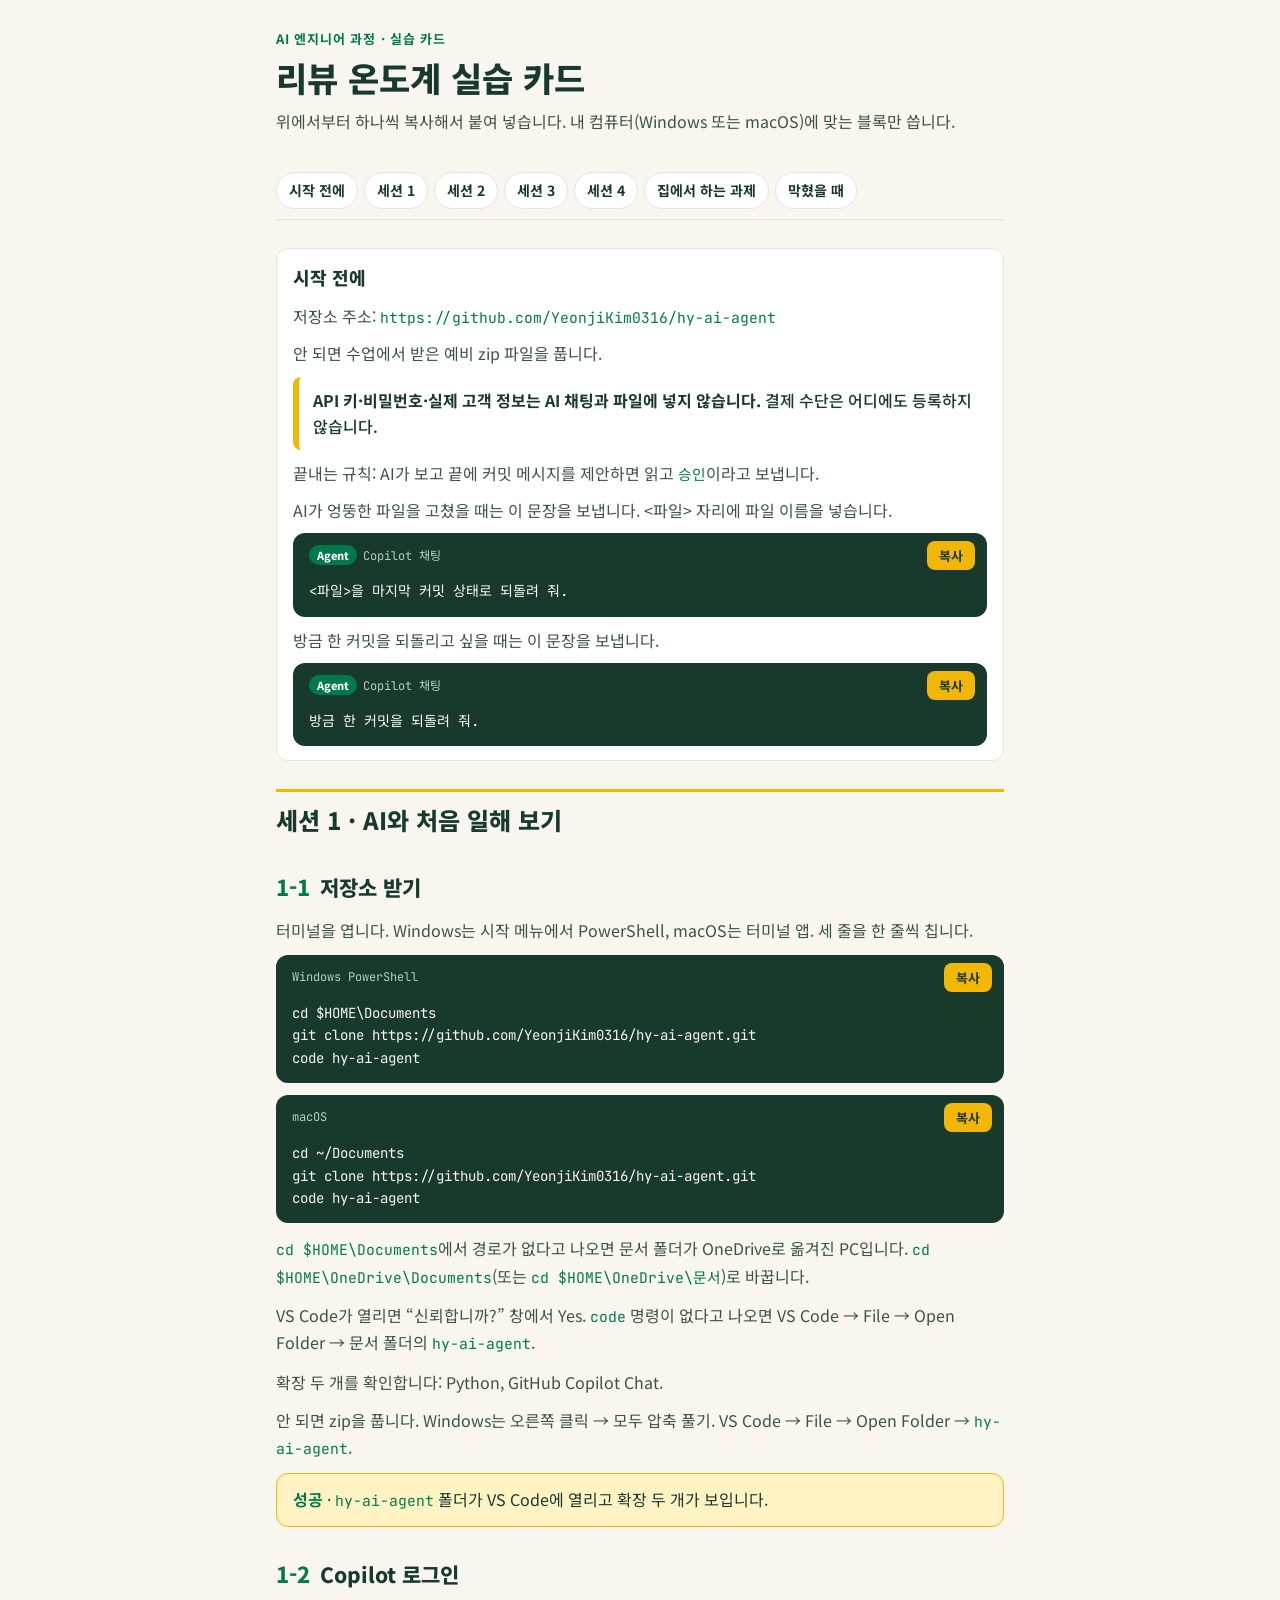
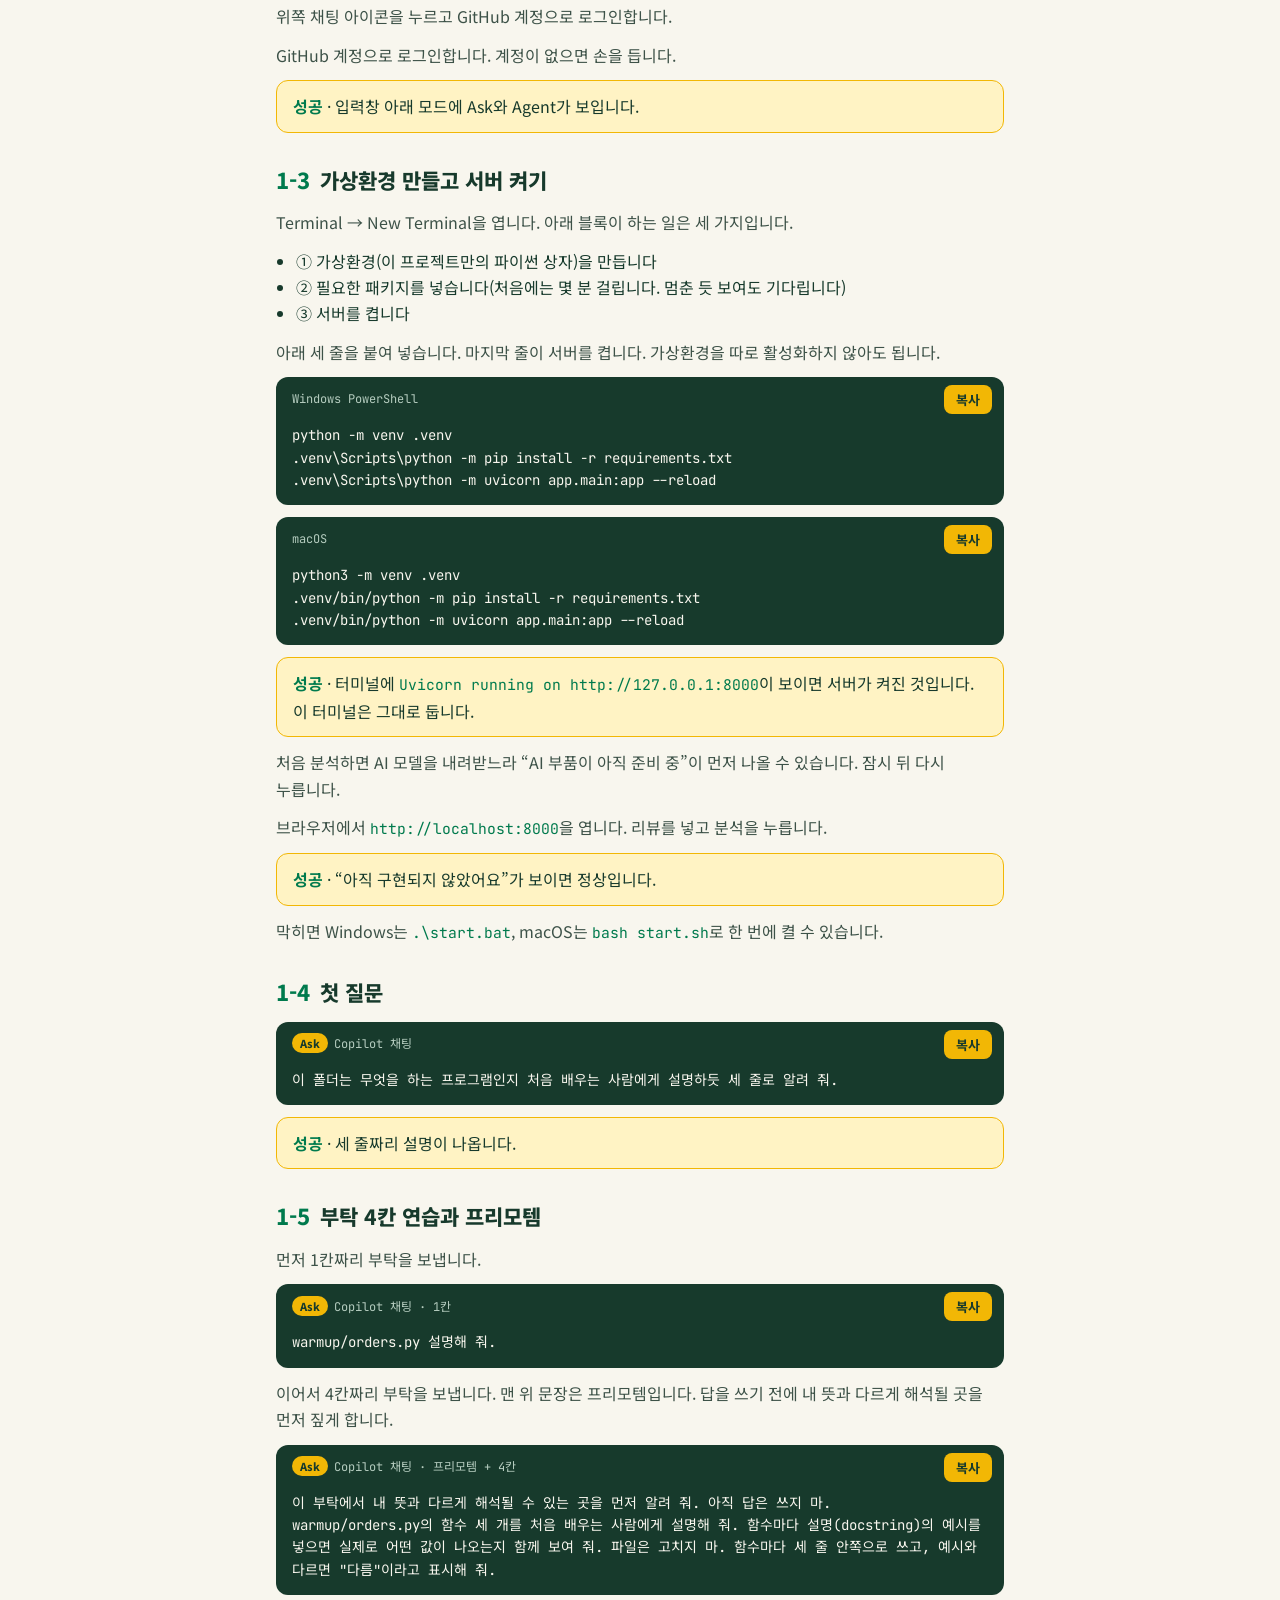
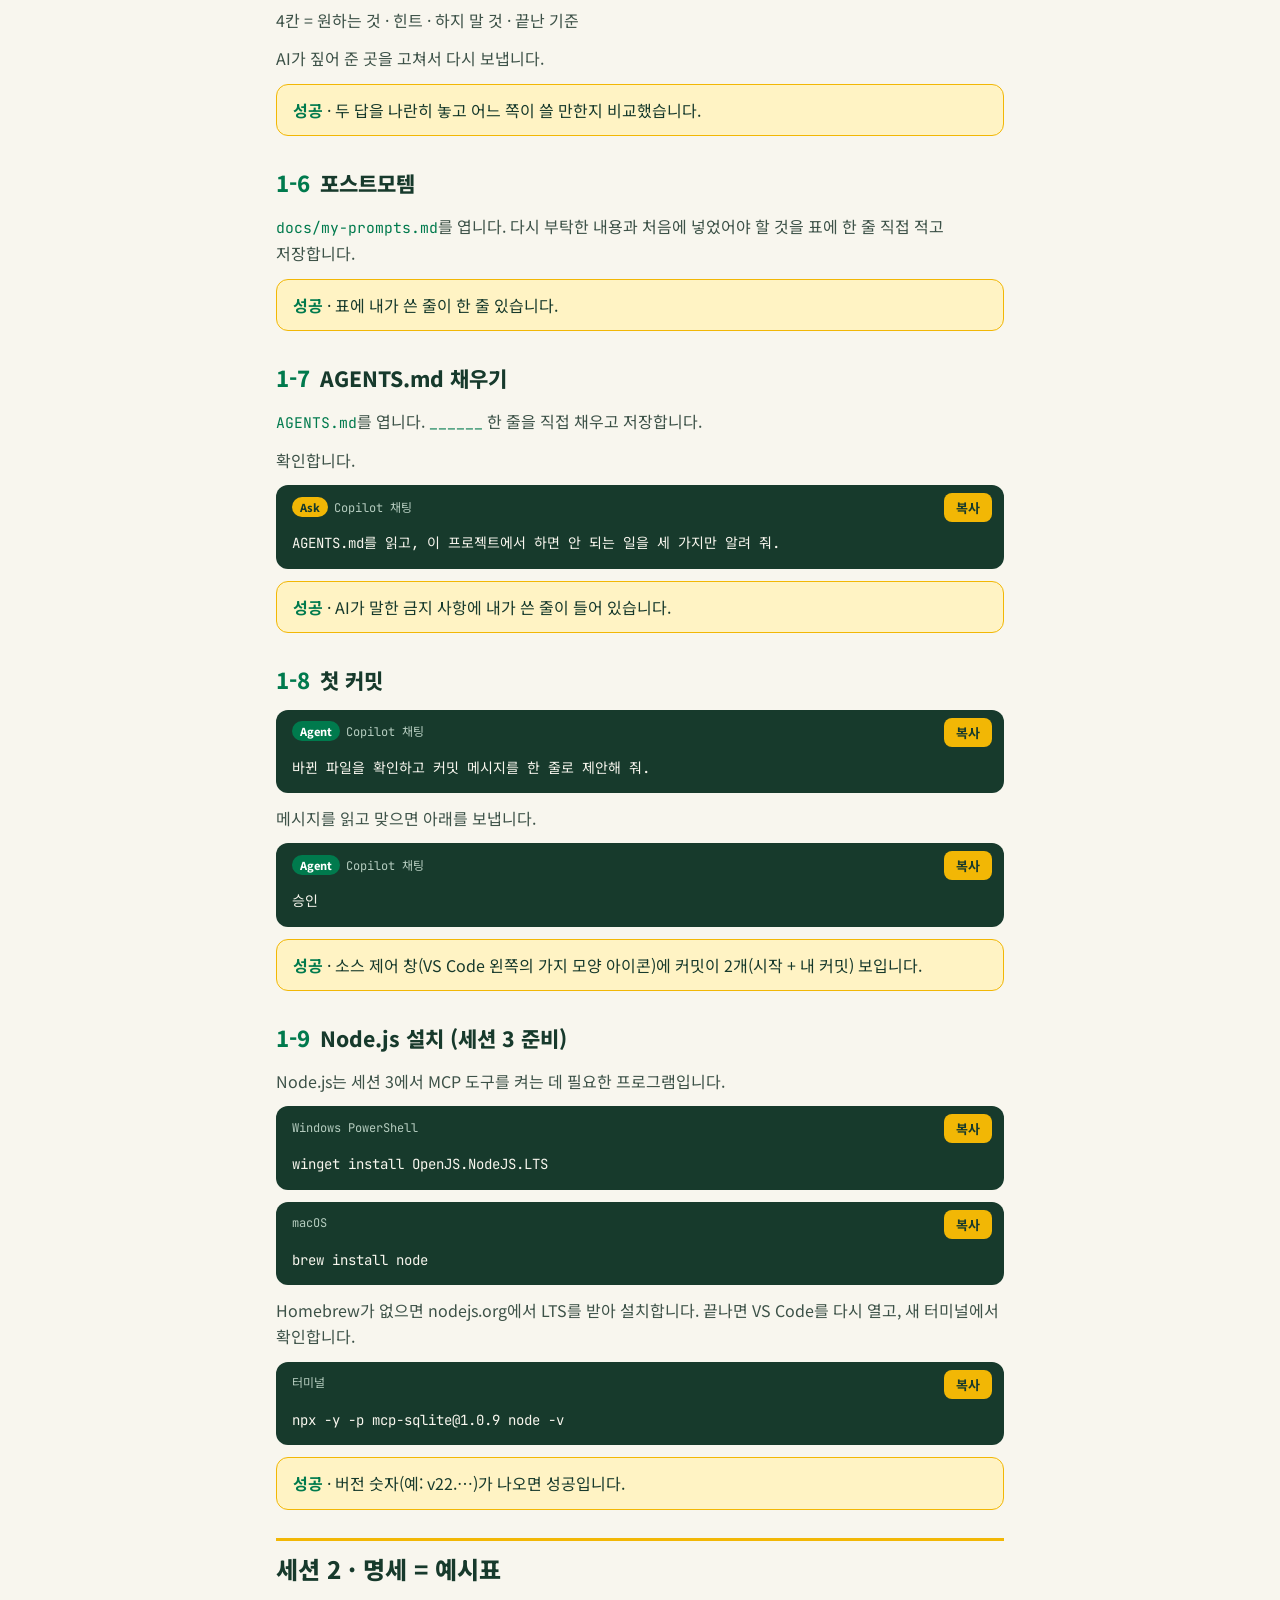
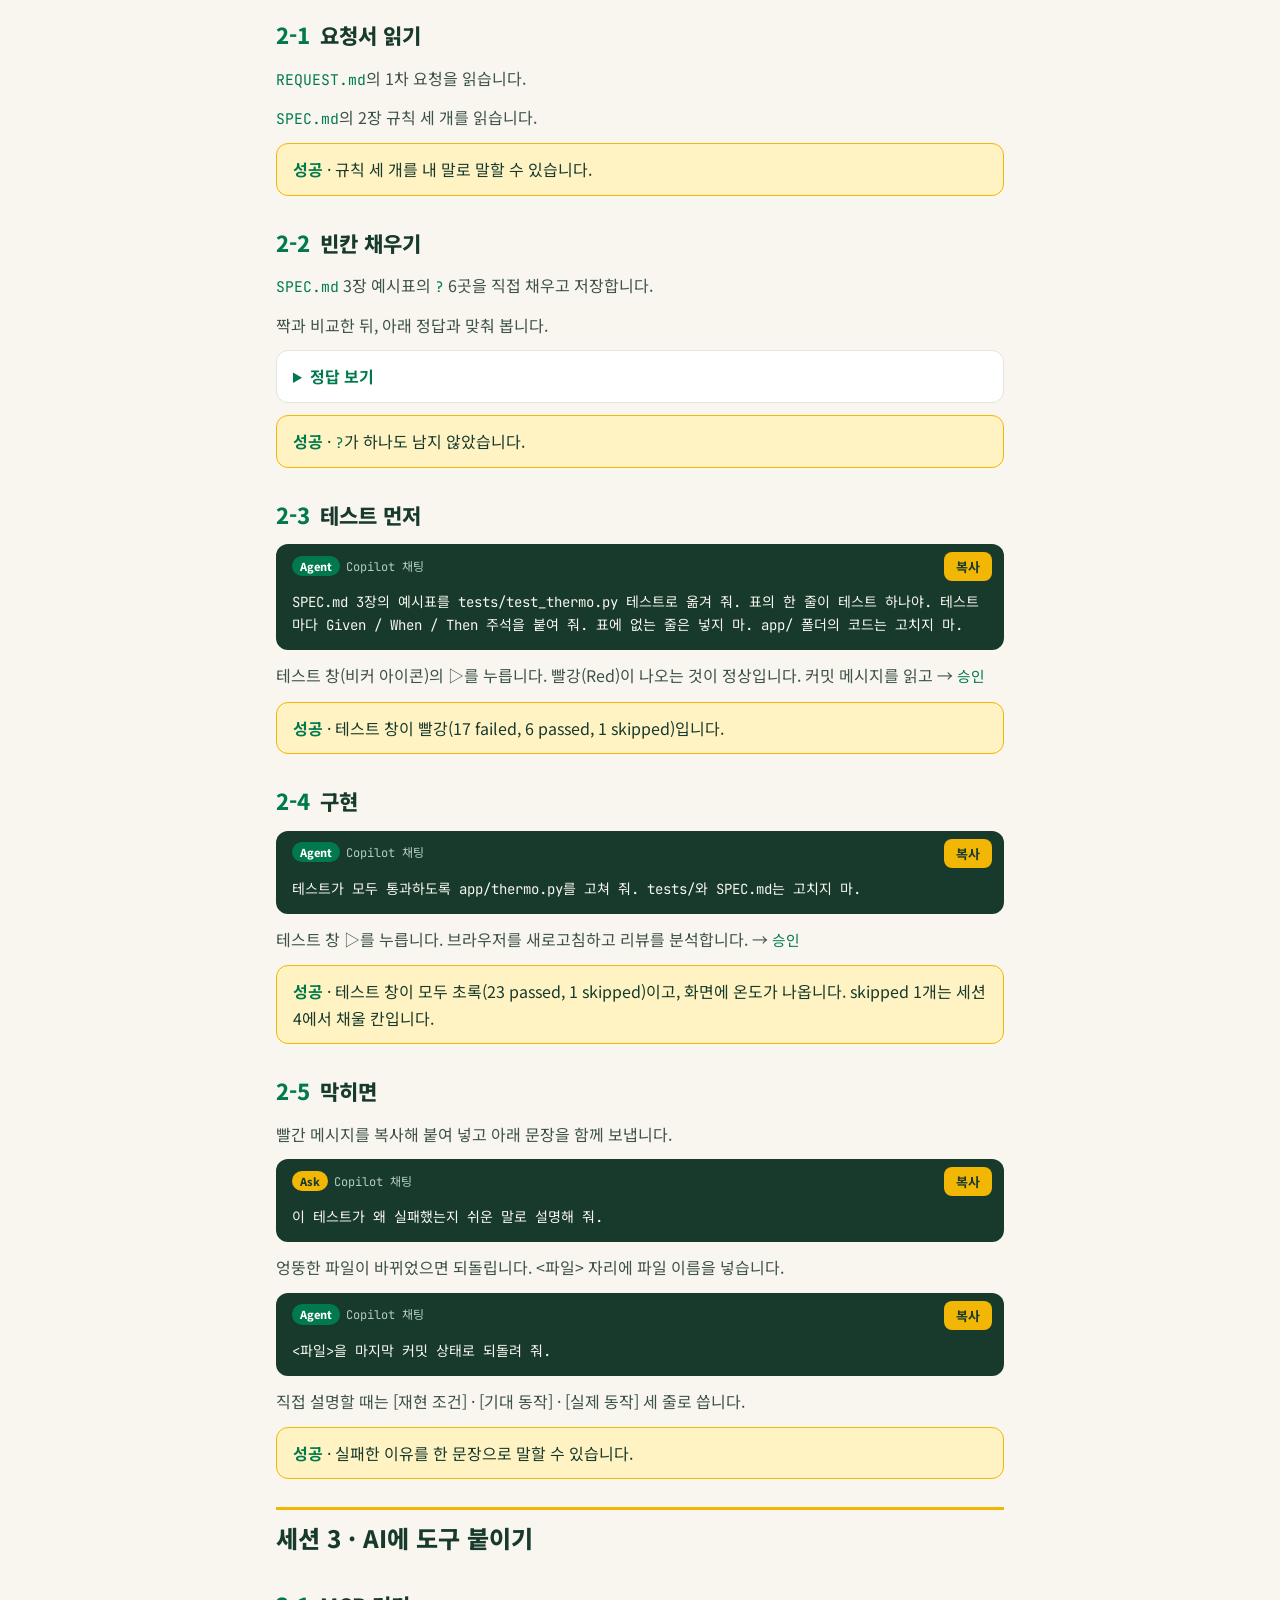
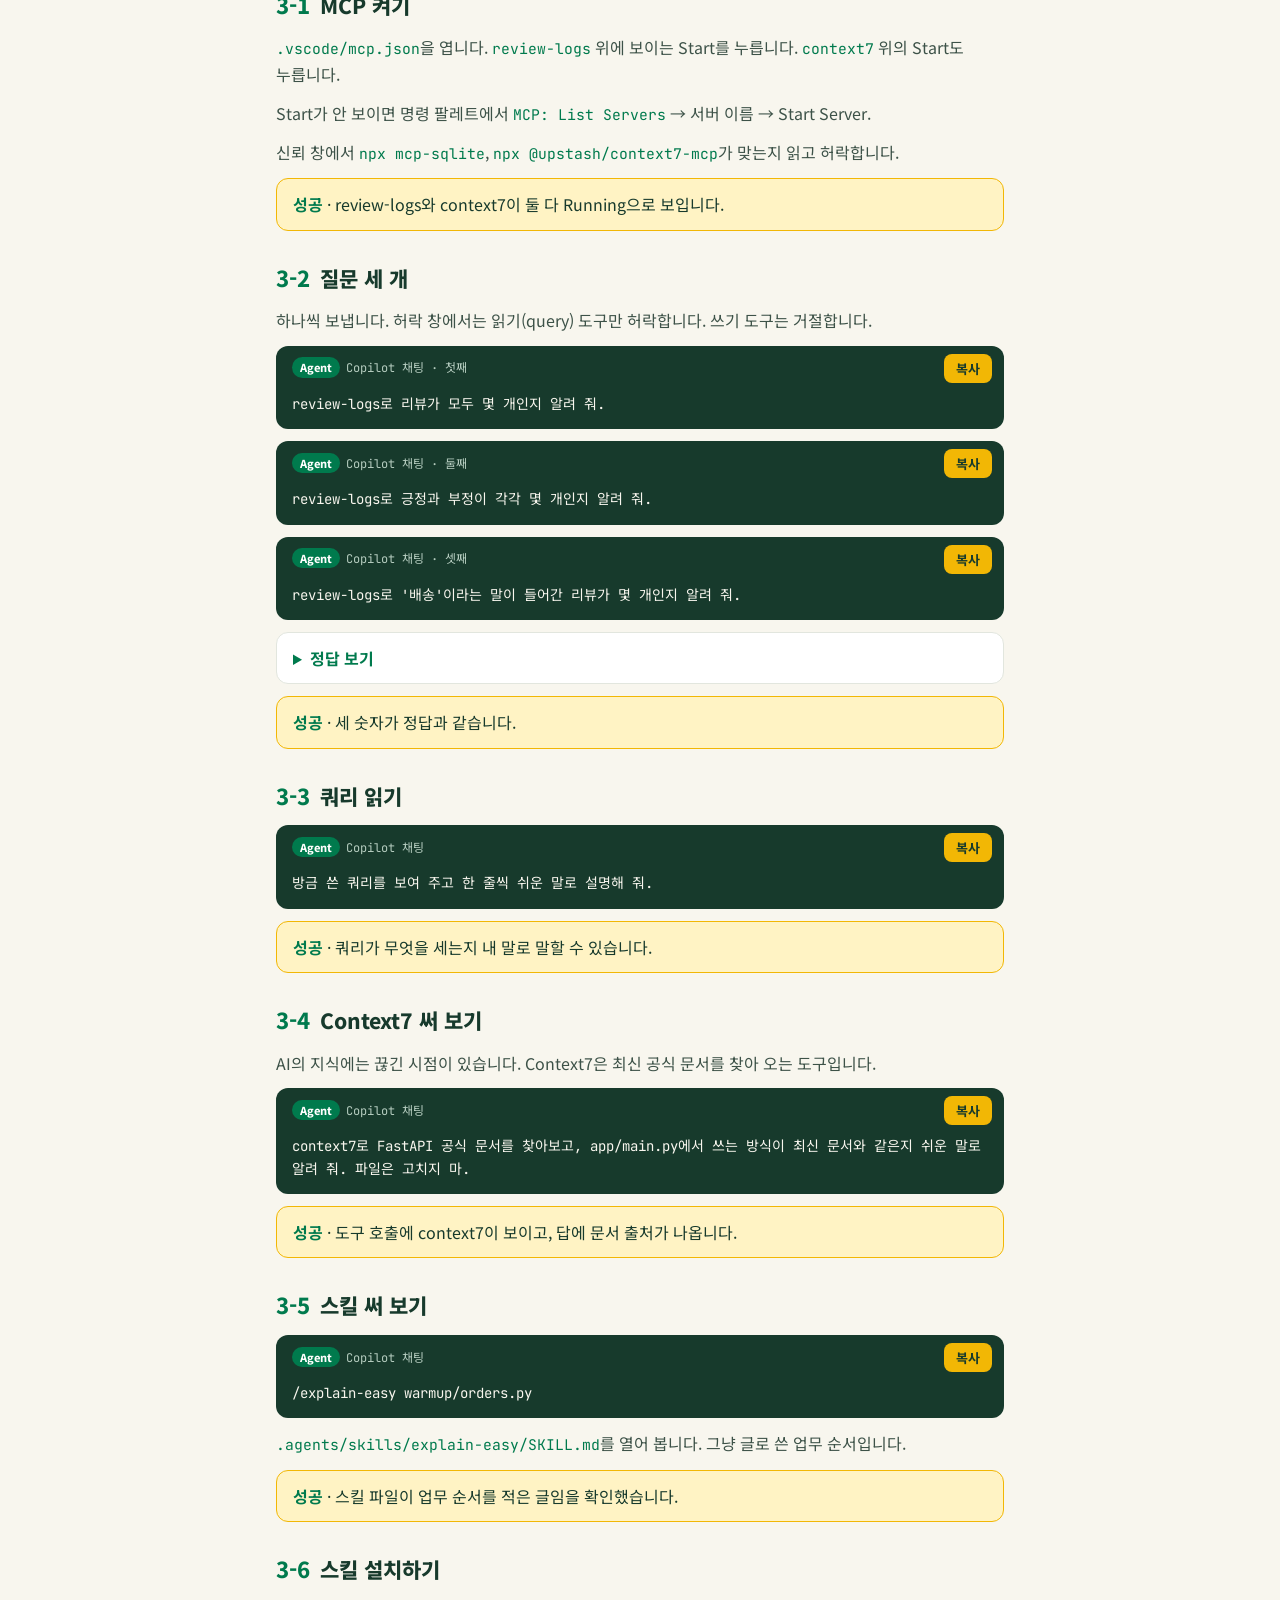
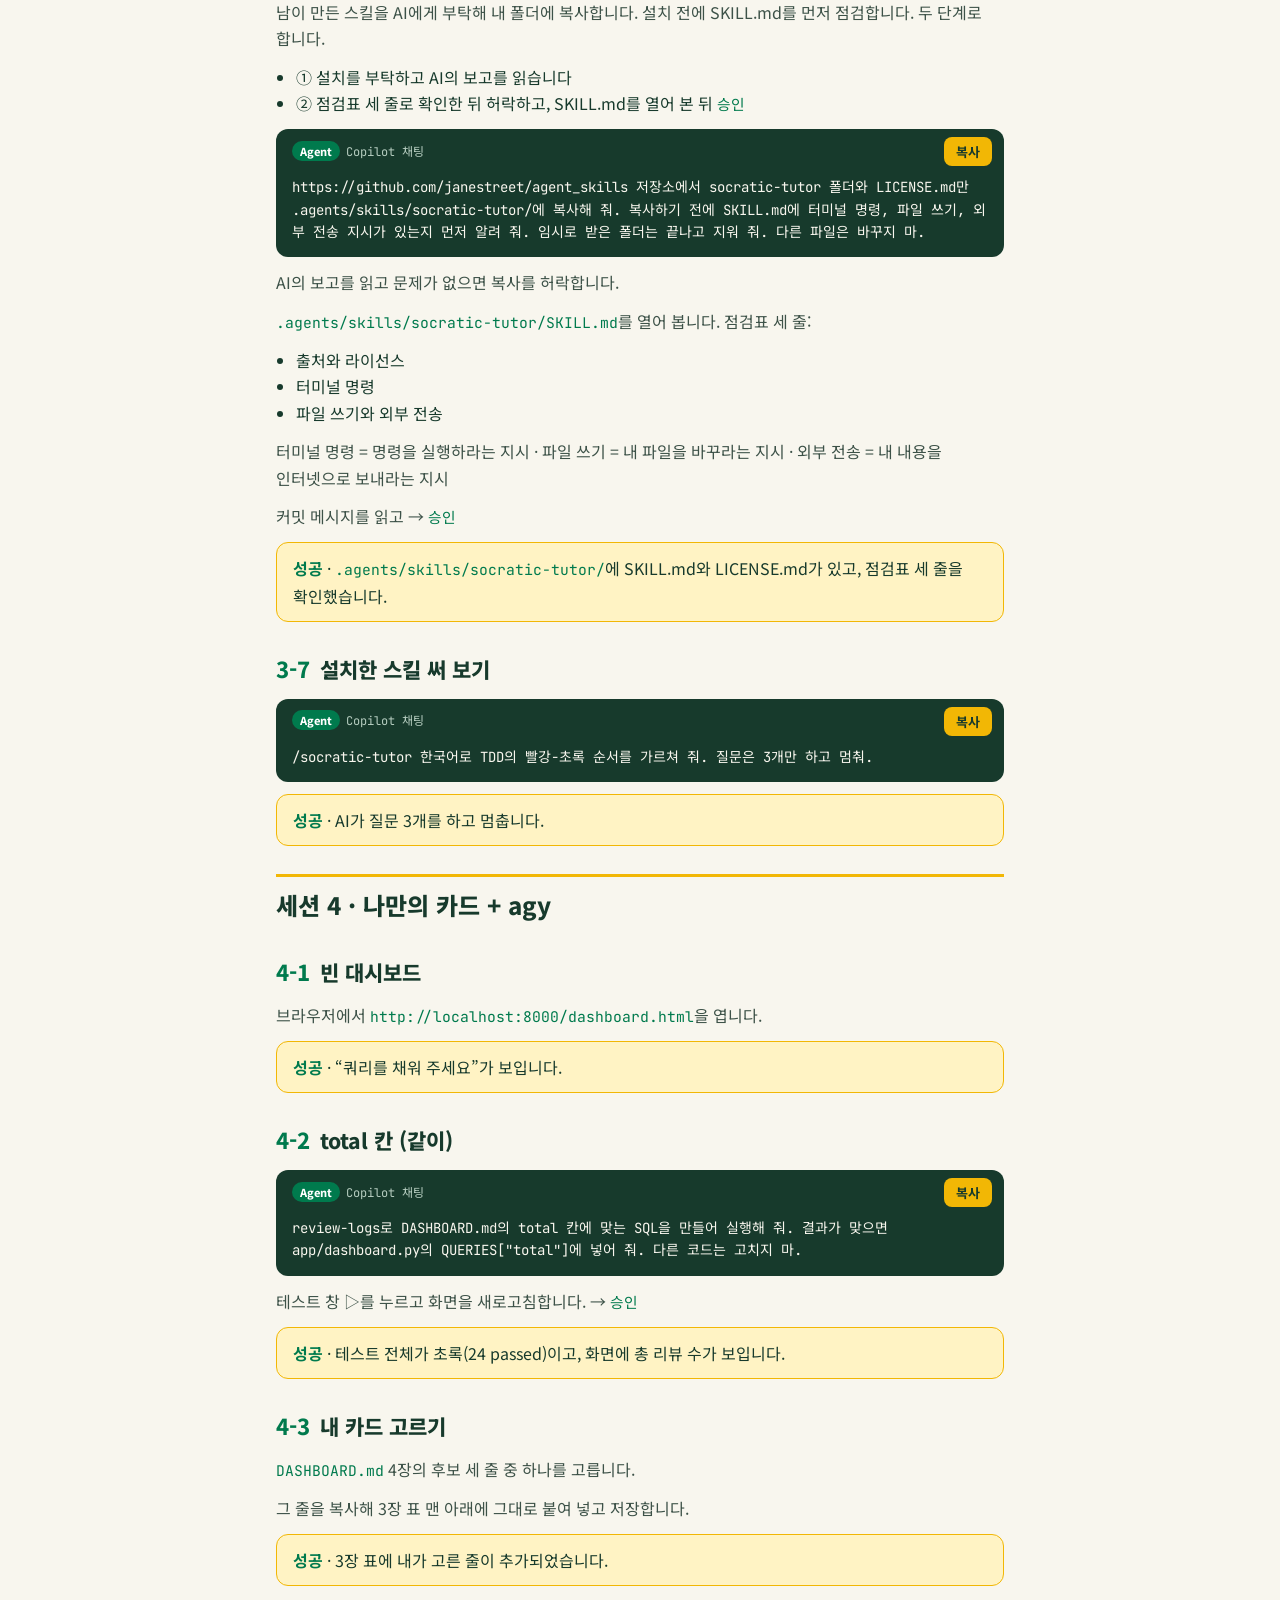
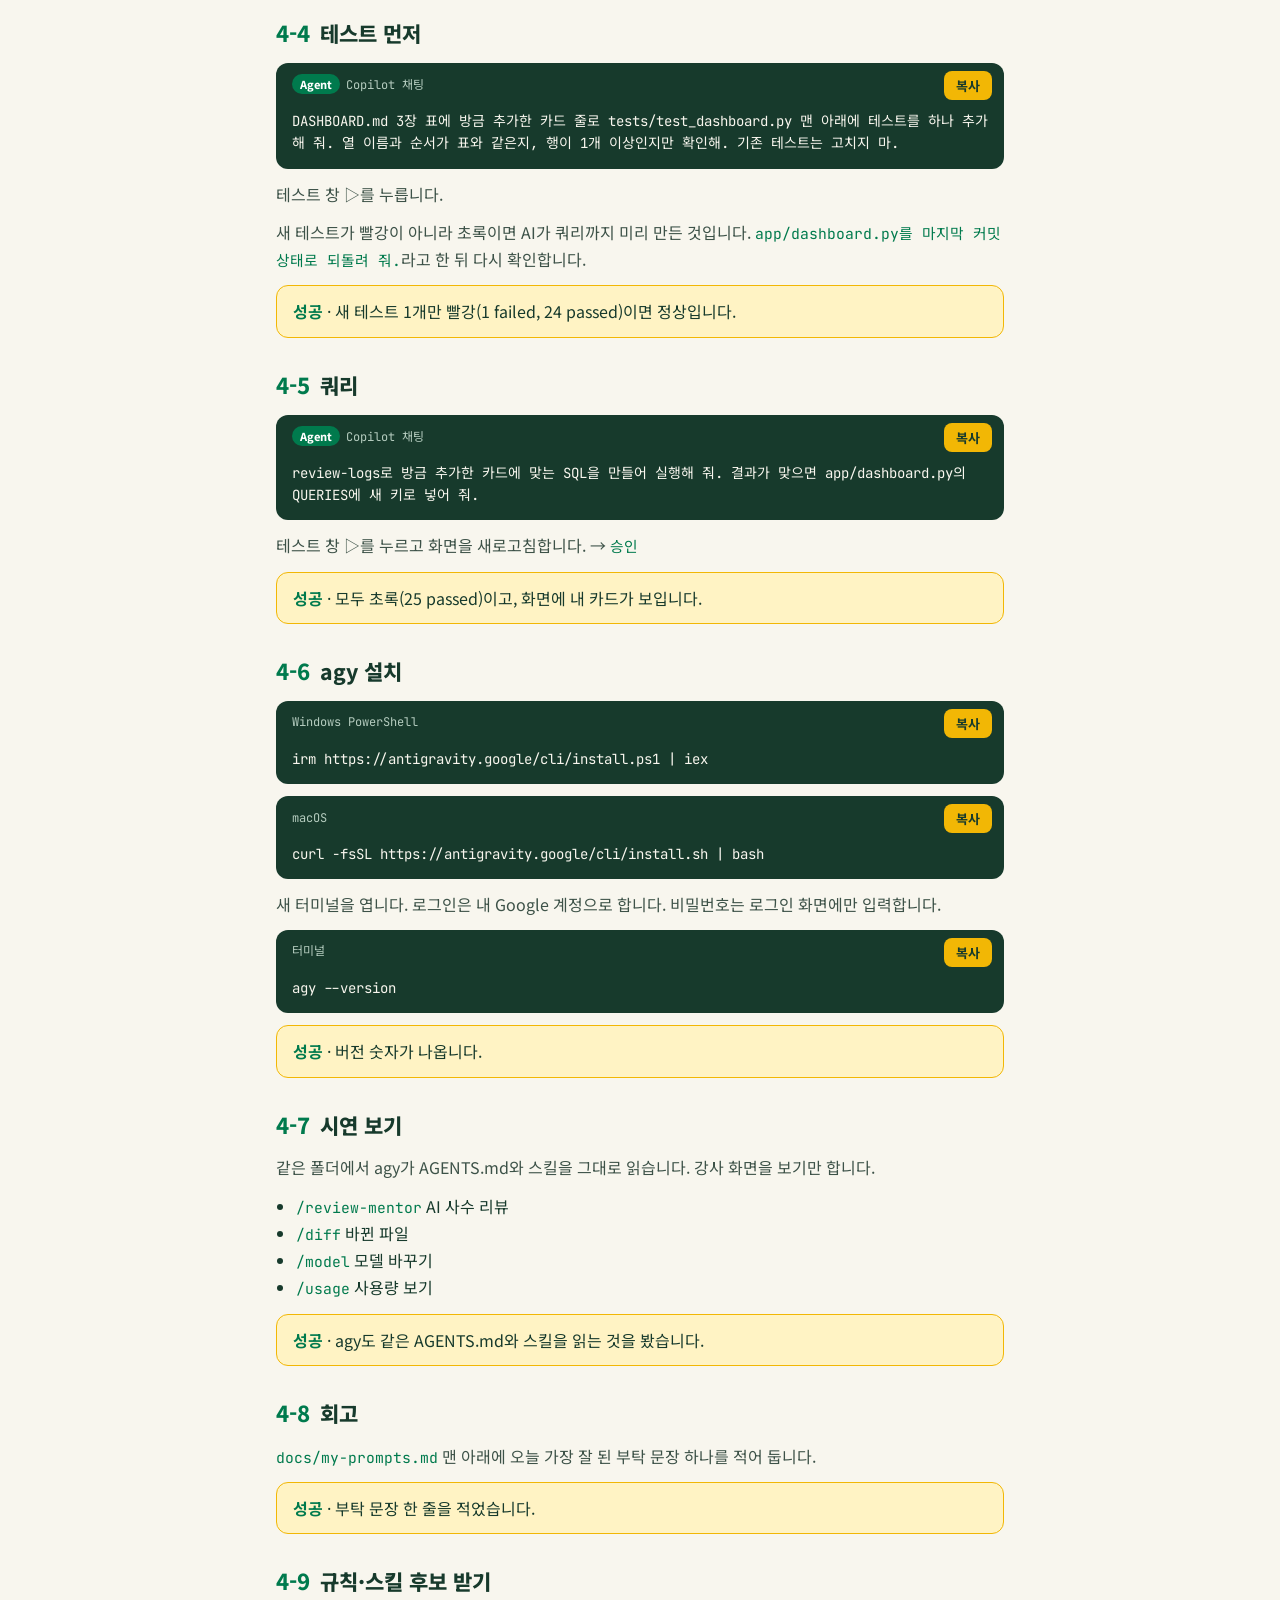
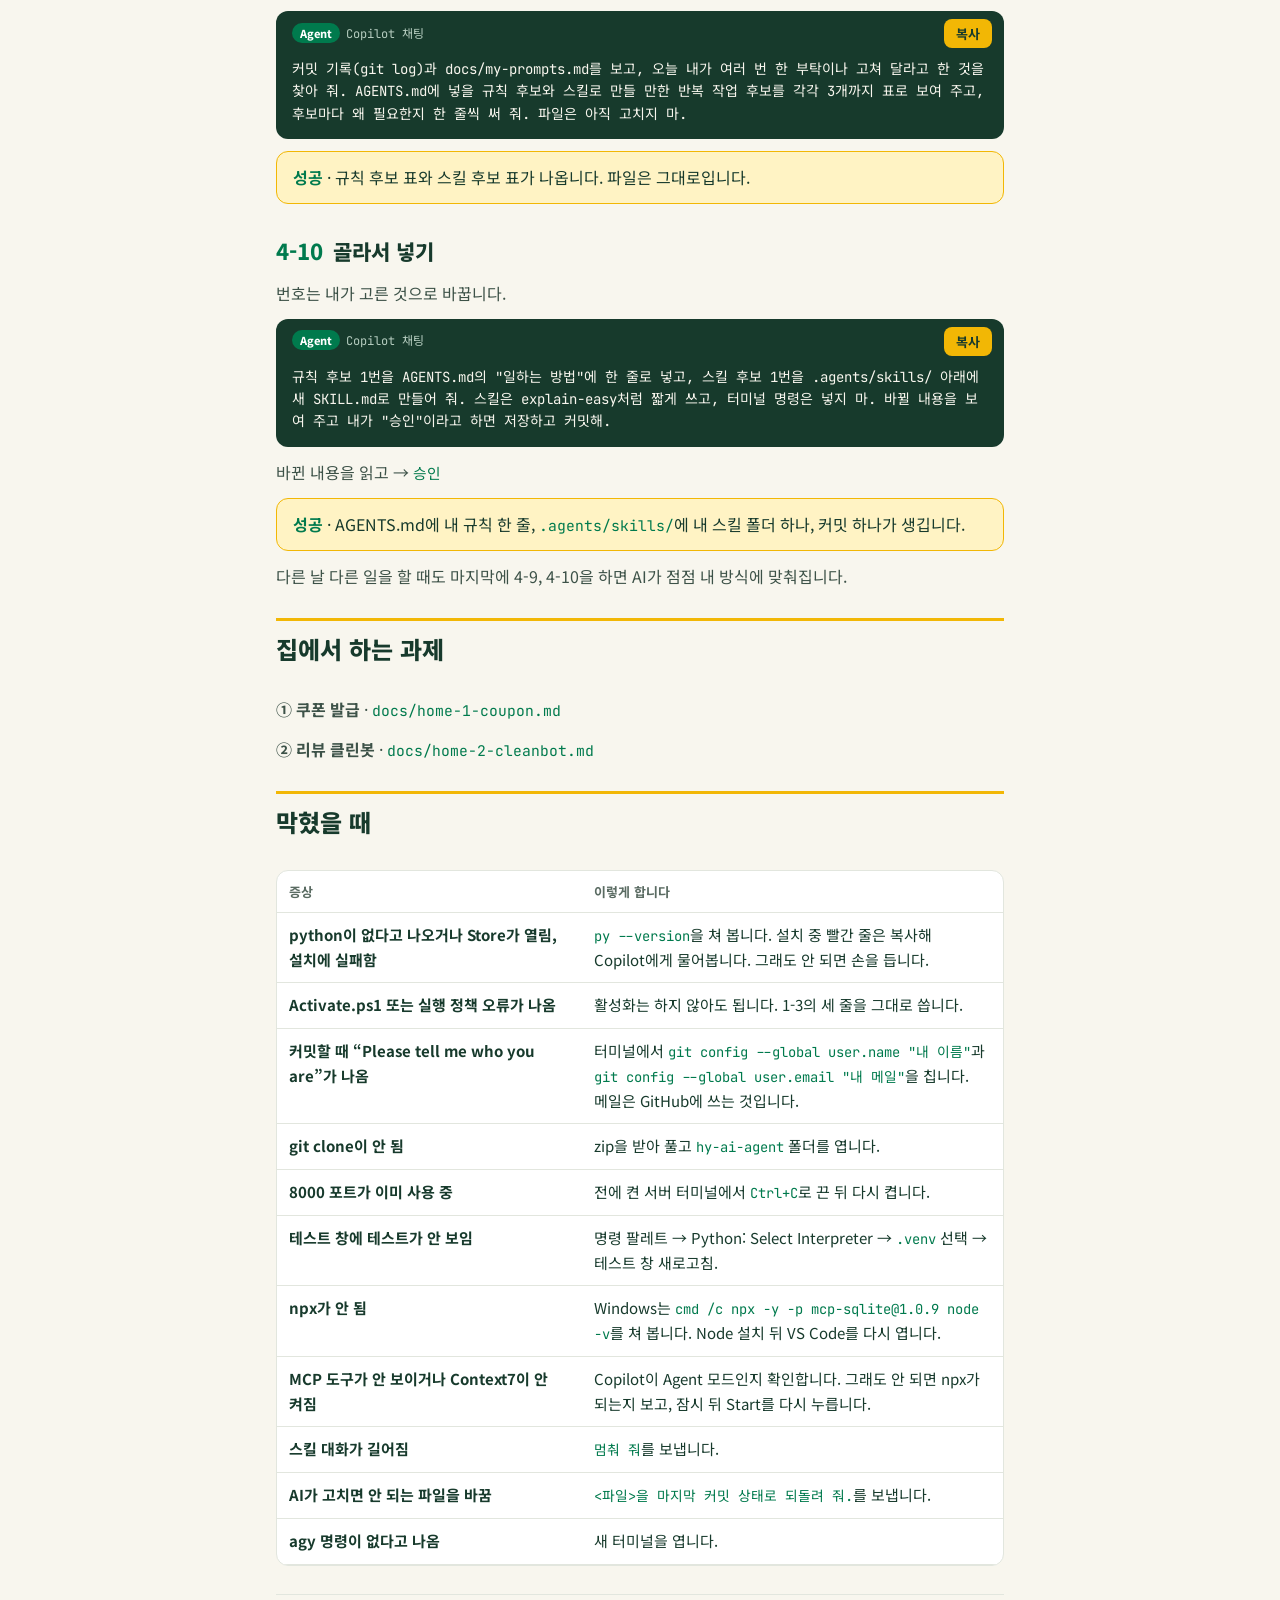
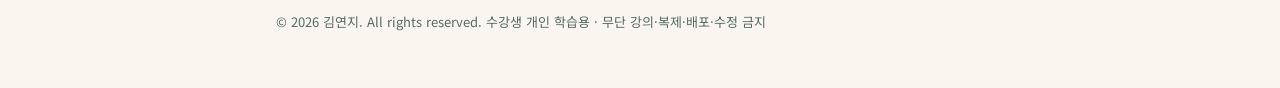
<file: 리뷰 온도계 실습 카드.html>
<!doctype html><html><head><meta charset=utf8><meta name=viewport content="width=device-width,initial-scale=1"><style>:root{color-scheme:light}body{margin:0;padding:0;font:14px -apple-system,BlinkMacSystemFont,sans-serif;background:#fff;color:#000}img{max-width:100%}[hidden]:not([hidden=until-found i]){display:none!important}</style></head><body>
<!doctype html>
<html lang="ko">
<head>
<meta charset="utf-8">
<title>리뷰 온도계 실습 카드</title>
<meta name="viewport" content="width=device-width, initial-scale=1">
<link rel="preconnect" href="https://fonts.googleapis.com">
<link rel="stylesheet" href="https://fonts.googleapis.com/css2?family=Noto+Sans+KR:wght@400;500;700;800&family=JetBrains+Mono:wght@400;600&display=swap">
<style>
/* Layout: one narrow reading column; a sticky chip bar of the sessions; each step = heading + short note + copyable blocks */
:root {
  --paper: #f8f6ee;
  --card: #ffffff;
  --ink: #173a2c;
  --ink-soft: #3d5248;
  --muted: #5a6b62;
  --line: #e2e6de;
  --accent: #007a4d;
  --mark: #fff3c4;
  --mark-edge: #f2b705;
  --code-bg: #173a2c;
  --code-fg: #f8f6ee;
  --code-dim: #b5ccbf;
  --done-bg: #007a4d;
  --done-fg: #ffffff;
  --font-body: 'Noto Sans KR', 'Apple SD Gothic Neo', 'Malgun Gothic', system-ui, sans-serif;
  --font-mono: 'JetBrains Mono', 'D2Coding', Consolas, 'Noto Sans KR', monospace;
}
@media (prefers-color-scheme: dark) {
  :root:not([data-theme="light"]) {
    --paper: #0f1f18; --card: #172b22; --ink: #e8f1ea; --ink-soft: #c3d5ca; --muted: #97ae9f;
    --line: #2a4035; --accent: #4cd19a; --mark: #3a3210; --mark-edge: #f2b705;
    --code-bg: #09140f; --code-fg: #e8f1ea; --code-dim: #93aa9c; --done-bg: #4cd19a; --done-fg: #09140f;
    color-scheme: dark;
  }
}
:root[data-theme="dark"] {
  --paper: #0f1f18; --card: #172b22; --ink: #e8f1ea; --ink-soft: #c3d5ca; --muted: #97ae9f;
  --line: #2a4035; --accent: #4cd19a; --mark: #3a3210; --mark-edge: #f2b705;
  --code-bg: #09140f; --code-fg: #e8f1ea; --code-dim: #93aa9c; --done-bg: #4cd19a; --done-fg: #09140f;
  color-scheme: dark;
}
* { box-sizing: border-box; }
body {
  background: var(--paper); color: var(--ink);
  font-family: var(--font-body); font-size: 16px; line-height: 1.65;
  word-break: keep-all; overflow-wrap: break-word;
}
body::before { content: ""; position: fixed; inset: 0 0 auto; height: env(safe-area-inset-top, 0px); z-index: 10; background: var(--paper); }
.wrap {
  max-width: 760px; margin: 0 auto;
  padding-left: max(16px, env(safe-area-inset-left, 0px));
  padding-right: max(16px, env(safe-area-inset-right, 0px));
  padding-block: 28px 56px;
  display: flex; flex-direction: column; gap: 28px;
}
header { display: flex; flex-direction: column; gap: 8px; }
.eyebrow { font-size: 13px; font-weight: 700; letter-spacing: 0.06em; color: var(--accent); }
h1 { font-size: clamp(26px, 5vw, 34px); font-weight: 800; line-height: 1.25; margin: 0; text-wrap: balance; }
.lede { color: var(--ink-soft); margin: 0; }
nav.steps {
  position: sticky; top: env(safe-area-inset-top, 0px); z-index: 5;
  background: var(--paper); padding-block: 10px;
  display: flex; gap: 6px; overflow-x: auto; scrollbar-width: none;
  border-bottom: 1px solid var(--line);
}
nav.steps::-webkit-scrollbar { display: none; }
nav.steps a {
  flex: none; text-decoration: none; color: var(--ink); font-size: 14px; font-weight: 700;
  padding: 6px 12px; border: 1px solid var(--line); border-radius: 999px; background: var(--card);
}
nav.steps a:focus-visible, button:focus-visible { outline: 3px solid var(--mark-edge); outline-offset: 2px; }
section.step { display: flex; flex-direction: column; gap: 12px; scroll-margin-top: 72px; }
.step-head { display: flex; align-items: baseline; gap: 10px; }
.num { font-size: 22px; font-weight: 800; color: var(--accent); font-variant-numeric: tabular-nums; }
h2 { font-size: 21px; font-weight: 800; margin: 0; text-wrap: balance; }
.where { font-size: 13px; font-weight: 700; color: var(--muted); }
p { margin: 0; }
.note { color: var(--ink-soft); }
.block { background: var(--code-bg); border-radius: 12px; overflow: hidden; }
.block-top { display: flex; justify-content: space-between; align-items: center; gap: 12px; padding: 8px 12px 0 16px; }
.block-label { font-family: var(--font-mono); font-size: 12px; color: var(--code-dim); }
.copy {
  font-family: var(--font-body); font-size: 13px; font-weight: 700; cursor: pointer;
  color: var(--code-bg); background: var(--mark-edge); border: 0; border-radius: 8px; padding: 5px 12px;
}
.copy[data-done] { background: var(--done-bg); color: var(--done-fg); }
pre {
  margin: 0; padding: 10px 16px 14px; overflow-x: auto;
  font-family: var(--font-mono); font-size: 14px; line-height: 1.6; color: var(--code-fg);
  white-space: pre-wrap; word-break: break-word;
}
pre.agents { max-height: 340px; overflow-y: auto; white-space: pre-wrap; }
.check { background: var(--card); border: 1px solid var(--line); border-radius: 12px; padding: 12px 16px; }
.check strong { color: var(--accent); }
.tip { background: var(--mark); border-left: 6px solid var(--mark-edge); border-radius: 8px; padding: 10px 14px; font-weight: 500; }
code { font-family: var(--font-mono); font-size: 0.92em; color: var(--accent); overflow-wrap: anywhere; }
.trouble { width: 100%; border-collapse: collapse; font-size: 15px; }
.trouble th, .trouble td { text-align: left; vertical-align: top; padding: 10px 12px; border-bottom: 1px solid var(--line); }
.trouble th { color: var(--muted); font-size: 13px; font-weight: 700; }
.trouble td:first-child { font-weight: 700; width: 38%; }
.table-scroll { overflow-x: auto; background: var(--card); border: 1px solid var(--line); border-radius: 12px; }
footer { color: var(--muted); font-size: 13px; border-top: 1px solid var(--line); padding-top: 16px; }
@media (prefers-reduced-motion: no-preference) { html { scroll-behavior: smooth; } }

h2.session { font-size: 24px; font-weight: 800; margin: 0; padding-top: 8px; border-top: 3px solid var(--mark-edge); text-wrap: balance; }
.session-head { display: flex; flex-direction: column; gap: 6px; scroll-margin-top: 72px; }
.group { display: flex; flex-direction: column; gap: 28px; }
.check { background: var(--mark); border: 1px solid var(--mark-edge); }
ul.plain { margin: 0; padding-left: 20px; }
.tip { background: var(--card); border-left: 6px solid var(--mark-edge); }
.step-head { flex-wrap: wrap; }
.envtabs { display: flex; flex-wrap: wrap; gap: 6px; }
.envtab {
  font-family: var(--font-body); font-size: 14px; font-weight: 700; cursor: pointer;
  color: var(--ink); background: var(--card); border: 1px solid var(--line); border-radius: 999px; padding: 6px 12px;
}
.envtab[aria-selected="true"] { background: var(--done-bg); color: var(--done-fg); border-color: var(--done-bg); }
.tabpanel { display: flex; flex-direction: column; gap: 12px; }
.tabpanel[hidden] { display: none; }
.tabpanel:focus-visible { outline: 3px solid var(--mark-edge); outline-offset: 4px; border-radius: 8px; }
ol.plain { margin: 6px 0 0; padding-left: 22px; }
details.answer { background: var(--card); border: 1px solid var(--line); border-radius: 12px; padding: 12px 16px; min-width: 0; }
details.answer > summary { cursor: pointer; font-weight: 700; color: var(--accent); }
details.answer > summary:focus-visible { outline: 3px solid var(--mark-edge); outline-offset: 2px; border-radius: 6px; }
details.answer[open] > summary { margin-bottom: 12px; }
.answer-body { display: flex; flex-direction: column; gap: 12px; min-width: 0; }
.note a, .check a, .trouble a, .tip a { color: var(--accent); font-weight: 700; }
.num { white-space: nowrap; }

.mode { display:inline-block; font-family: var(--font-body); font-size:11px; font-weight:800; padding:1px 8px; border-radius:999px; background: var(--mark-edge); color: var(--code-bg); margin-right:6px; }
.mode.agent { background: var(--done-bg); color: var(--done-fg); }
.mode.agy { background: var(--code-dim); color: var(--code-bg); }
.pre-box { background: var(--card); border: 1px solid var(--line); border-radius: 12px; padding: 14px 16px; display:flex; flex-direction:column; gap:10px; }
.pre-box h2 { font-size: 18px; }
.trouble td:first-child { width: 42%; }
.trouble code { white-space: normal; }
</style>
</head>
<body>
<div class="wrap">
<header>
  <p class="eyebrow">AI 엔지니어 과정 · 실습 카드</p>
  <h1>리뷰 온도계 실습 카드</h1>
  <p class="lede">위에서부터 하나씩 복사해서 붙여 넣습니다. 내 컴퓨터(Windows 또는 macOS)에 맞는 블록만 씁니다.</p>
</header>

<nav class="steps" aria-label="바로가기"><a href="#before">시작 전에</a><a href="#s1">세션 1</a><a href="#s2">세션 2</a><a href="#s3">세션 3</a><a href="#s4">세션 4</a><a href="#home">집에서 하는 과제</a><a href="#stuck">막혔을 때</a></nav>
<section class="pre-box" id="before">
  <h2>시작 전에</h2>
  <p class="note">저장소 주소: <code>https://github.com/YeonjiKim0316/hy-ai-agent</code></p>
  <p class="note">안 되면 수업에서 받은 예비 zip 파일을 풉니다.</p>
  <div class="tip"><strong>API 키·비밀번호·실제 고객 정보는 AI 채팅과 파일에 넣지 않습니다.</strong> 결제 수단은 어디에도 등록하지 않습니다.</div>
  <p class="note">끝내는 규칙: AI가 보고 끝에 커밋 메시지를 제안하면 읽고 <code>승인</code>이라고 보냅니다.</p>
  <p class="note">AI가 엉뚱한 파일을 고쳤을 때는 이 문장을 보냅니다. &lt;파일&gt; 자리에 파일 이름을 넣습니다.</p>
  <div class="block"><div class="block-top"><span class="block-label"><span class="mode agent">Agent</span>Copilot 채팅</span><button class="copy" type="button">복사</button></div>
<pre>&lt;파일&gt;을 마지막 커밋 상태로 되돌려 줘.</pre></div>
  <p class="note">방금 한 커밋을 되돌리고 싶을 때는 이 문장을 보냅니다.</p>
  <div class="block"><div class="block-top"><span class="block-label"><span class="mode agent">Agent</span>Copilot 채팅</span><button class="copy" type="button">복사</button></div>
<pre>방금 한 커밋을 되돌려 줘.</pre></div>
</section>
<div class="group" id="s1">
<div class="session-head"><h2 class="session">세션 1 · AI와 처음 일해 보기</h2></div>
<section class="step">
  <div class="step-head"><span class="num">1-1</span><h2>저장소 받기</h2></div>
  <p class="note">터미널을 엽니다. Windows는 시작 메뉴에서 PowerShell, macOS는 터미널 앱. 세 줄을 한 줄씩 칩니다.</p>
  <div class="block"><div class="block-top"><span class="block-label">Windows PowerShell</span><button class="copy" type="button">복사</button></div>
<pre>cd $HOME\Documents
git clone https://github.com/YeonjiKim0316/hy-ai-agent.git
code hy-ai-agent</pre></div>
  <div class="block"><div class="block-top"><span class="block-label">macOS</span><button class="copy" type="button">복사</button></div>
<pre>cd ~/Documents
git clone https://github.com/YeonjiKim0316/hy-ai-agent.git
code hy-ai-agent</pre></div>
  <p class="note"><code>cd $HOME\Documents</code>에서 경로가 없다고 나오면 문서 폴더가 OneDrive로 옮겨진 PC입니다. <code>cd $HOME\OneDrive\Documents</code>(또는 <code>cd $HOME\OneDrive\문서</code>)로 바꿉니다.</p>
  <p class="note">VS Code가 열리면 “신뢰합니까?” 창에서 Yes. <code>code</code> 명령이 없다고 나오면 VS Code → File → Open Folder → 문서 폴더의 <code>hy-ai-agent</code>.</p>
  <p class="note">확장 두 개를 확인합니다: Python, GitHub Copilot Chat.</p>
  <p class="note">안 되면 zip을 풉니다. Windows는 오른쪽 클릭 → 모두 압축 풀기. VS Code → File → Open Folder → <code>hy-ai-agent</code>.</p>
  <div class="check"><strong>성공</strong> · <code>hy-ai-agent</code> 폴더가 VS Code에 열리고 확장 두 개가 보입니다.</div>
</section>
<section class="step">
  <div class="step-head"><span class="num">1-2</span><h2>Copilot 로그인</h2></div>
  <p class="note">위쪽 채팅 아이콘을 누르고 GitHub 계정으로 로그인합니다.</p>
  <p class="note">GitHub 계정으로 로그인합니다. 계정이 없으면 손을 듭니다.</p>
  <div class="check"><strong>성공</strong> · 입력창 아래 모드에 Ask와 Agent가 보입니다.</div>
</section>
<section class="step">
  <div class="step-head"><span class="num">1-3</span><h2>가상환경 만들고 서버 켜기</h2></div>
  <p class="note">Terminal → New Terminal을 엽니다. 아래 블록이 하는 일은 세 가지입니다.</p>
  <ul class="plain"><li>① 가상환경(이 프로젝트만의 파이썬 상자)을 만듭니다</li><li>② 필요한 패키지를 넣습니다(처음에는 몇 분 걸립니다. 멈춘 듯 보여도 기다립니다)</li><li>③ 서버를 켭니다</li></ul>
  <p class="note">아래 세 줄을 붙여 넣습니다. 마지막 줄이 서버를 켭니다. 가상환경을 따로 활성화하지 않아도 됩니다.</p>
  <div class="block"><div class="block-top"><span class="block-label">Windows PowerShell</span><button class="copy" type="button">복사</button></div>
<pre>python -m venv .venv
.venv\Scripts\python -m pip install -r requirements.txt
.venv\Scripts\python -m uvicorn app.main:app --reload</pre></div>
  <div class="block"><div class="block-top"><span class="block-label">macOS</span><button class="copy" type="button">복사</button></div>
<pre>python3 -m venv .venv
.venv/bin/python -m pip install -r requirements.txt
.venv/bin/python -m uvicorn app.main:app --reload</pre></div>
  <div class="check"><strong>성공</strong> · 터미널에 <code>Uvicorn running on http://127.0.0.1:8000</code>이 보이면 서버가 켜진 것입니다. 이 터미널은 그대로 둡니다.</div>
  <p class="note">처음 분석하면 AI 모델을 내려받느라 “AI 부품이 아직 준비 중”이 먼저 나올 수 있습니다. 잠시 뒤 다시 누릅니다.</p>
  <p class="note">브라우저에서 <code>http://localhost:8000</code>을 엽니다. 리뷰를 넣고 분석을 누릅니다.</p>
  <div class="check"><strong>성공</strong> · “아직 구현되지 않았어요”가 보이면 정상입니다.</div>
  <p class="note">막히면 Windows는 <code>.\start.bat</code>, macOS는 <code>bash start.sh</code>로 한 번에 켤 수 있습니다.</p>
</section>
<section class="step">
  <div class="step-head"><span class="num">1-4</span><h2>첫 질문</h2></div>
  <div class="block"><div class="block-top"><span class="block-label"><span class="mode">Ask</span>Copilot 채팅</span><button class="copy" type="button">복사</button></div>
<pre>이 폴더는 무엇을 하는 프로그램인지 처음 배우는 사람에게 설명하듯 세 줄로 알려 줘.</pre></div>
  <div class="check"><strong>성공</strong> · 세 줄짜리 설명이 나옵니다.</div>
</section>
<section class="step">
  <div class="step-head"><span class="num">1-5</span><h2>부탁 4칸 연습과 프리모템</h2></div>
  <p class="note">먼저 1칸짜리 부탁을 보냅니다.</p>
  <div class="block"><div class="block-top"><span class="block-label"><span class="mode">Ask</span>Copilot 채팅 · 1칸</span><button class="copy" type="button">복사</button></div>
<pre>warmup/orders.py 설명해 줘.</pre></div>
  <p class="note">이어서 4칸짜리 부탁을 보냅니다. 맨 위 문장은 프리모템입니다. 답을 쓰기 전에 내 뜻과 다르게 해석될 곳을 먼저 짚게 합니다.</p>
  <div class="block"><div class="block-top"><span class="block-label"><span class="mode">Ask</span>Copilot 채팅 · 프리모템 + 4칸</span><button class="copy" type="button">복사</button></div>
<pre>이 부탁에서 내 뜻과 다르게 해석될 수 있는 곳을 먼저 알려 줘. 아직 답은 쓰지 마.
warmup/orders.py의 함수 세 개를 처음 배우는 사람에게 설명해 줘. 함수마다 설명(docstring)의 예시를 넣으면 실제로 어떤 값이 나오는지 함께 보여 줘. 파일은 고치지 마. 함수마다 세 줄 안쪽으로 쓰고, 예시와 다르면 "다름"이라고 표시해 줘.</pre></div>
  <p class="note">4칸 = 원하는 것 · 힌트 · 하지 말 것 · 끝난 기준</p>
  <p class="note">AI가 짚어 준 곳을 고쳐서 다시 보냅니다.</p>
  <div class="check"><strong>성공</strong> · 두 답을 나란히 놓고 어느 쪽이 쓸 만한지 비교했습니다.</div>
</section>
<section class="step">
  <div class="step-head"><span class="num">1-6</span><h2>포스트모템</h2></div>
  <p class="note"><code>docs/my-prompts.md</code>를 엽니다. 다시 부탁한 내용과 처음에 넣었어야 할 것을 표에 한 줄 직접 적고 저장합니다.</p>
  <div class="check"><strong>성공</strong> · 표에 내가 쓴 줄이 한 줄 있습니다.</div>
</section>
<section class="step">
  <div class="step-head"><span class="num">1-7</span><h2>AGENTS.md 채우기</h2></div>
  <p class="note"><code>AGENTS.md</code>를 엽니다. <code>______</code> 한 줄을 직접 채우고 저장합니다.</p>
  <p class="note">확인합니다.</p>
  <div class="block"><div class="block-top"><span class="block-label"><span class="mode">Ask</span>Copilot 채팅</span><button class="copy" type="button">복사</button></div>
<pre>AGENTS.md를 읽고, 이 프로젝트에서 하면 안 되는 일을 세 가지만 알려 줘.</pre></div>
  <div class="check"><strong>성공</strong> · AI가 말한 금지 사항에 내가 쓴 줄이 들어 있습니다.</div>
</section>
<section class="step">
  <div class="step-head"><span class="num">1-8</span><h2>첫 커밋</h2></div>
  <div class="block"><div class="block-top"><span class="block-label"><span class="mode agent">Agent</span>Copilot 채팅</span><button class="copy" type="button">복사</button></div>
<pre>바뀐 파일을 확인하고 커밋 메시지를 한 줄로 제안해 줘.</pre></div>
  <p class="note">메시지를 읽고 맞으면 아래를 보냅니다.</p>
  <div class="block"><div class="block-top"><span class="block-label"><span class="mode agent">Agent</span>Copilot 채팅</span><button class="copy" type="button">복사</button></div>
<pre>승인</pre></div>
  <div class="check"><strong>성공</strong> · 소스 제어 창(VS Code 왼쪽의 가지 모양 아이콘)에 커밋이 2개(시작 + 내 커밋) 보입니다.</div>
</section>
<section class="step">
  <div class="step-head"><span class="num">1-9</span><h2>Node.js 설치 (세션 3 준비)</h2></div>
  <p class="note">Node.js는 세션 3에서 MCP 도구를 켜는 데 필요한 프로그램입니다.</p>
  <div class="block"><div class="block-top"><span class="block-label">Windows PowerShell</span><button class="copy" type="button">복사</button></div>
<pre>winget install OpenJS.NodeJS.LTS</pre></div>
  <div class="block"><div class="block-top"><span class="block-label">macOS</span><button class="copy" type="button">복사</button></div>
<pre>brew install node</pre></div>
  <p class="note">Homebrew가 없으면 nodejs.org에서 LTS를 받아 설치합니다. 끝나면 VS Code를 다시 열고, 새 터미널에서 확인합니다.</p>
  <div class="block"><div class="block-top"><span class="block-label">터미널</span><button class="copy" type="button">복사</button></div>
<pre>npx -y -p mcp-sqlite@1.0.9 node -v</pre></div>
  <div class="check"><strong>성공</strong> · 버전 숫자(예: v22.…)가 나오면 성공입니다.</div>
</section>
</div>
<div class="group" id="s2">
<div class="session-head"><h2 class="session">세션 2 · 명세 = 예시표</h2></div>
<section class="step">
  <div class="step-head"><span class="num">2-1</span><h2>요청서 읽기</h2></div>
  <p class="note"><code>REQUEST.md</code>의 1차 요청을 읽습니다.</p>
  <p class="note"><code>SPEC.md</code>의 2장 규칙 세 개를 읽습니다.</p>
  <div class="check"><strong>성공</strong> · 규칙 세 개를 내 말로 말할 수 있습니다.</div>
</section>
<section class="step">
  <div class="step-head"><span class="num">2-2</span><h2>빈칸 채우기</h2></div>
  <p class="note"><code>SPEC.md</code> 3장 예시표의 <code>?</code> 6곳을 직접 채우고 저장합니다.</p>
  <p class="note">짝과 비교한 뒤, 아래 정답과 맞춰 봅니다.</p>
  <details class="answer"><summary>정답 보기</summary>
<div class="answer-body">
  <div class="table-scroll"><table class="trouble"><thead><tr><th>함수와 입력</th><th>결과</th></tr></thead><tbody>
<tr><td><code>to_label</code> 0.5</td><td><code>"positive"</code></td></tr>
<tr><td><code>to_label</code> 0.4999</td><td><code>"negative"</code></td></tr>
<tr><td><code>to_temperature</code> 0.8732</td><td><code>87.3</code></td></tr>
<tr><td><code>to_temperature</code> 1.0</td><td><code>100.0</code></td></tr>
<tr><td><code>is_mismatch</code> (5, "negative")</td><td><code>True</code></td></tr>
<tr><td><code>is_mismatch</code> (3, "negative")</td><td><code>False</code></td></tr>
</tbody></table></div>
</div></details>
  <div class="check"><strong>성공</strong> · <code>?</code>가 하나도 남지 않았습니다.</div>
</section>
<section class="step">
  <div class="step-head"><span class="num">2-3</span><h2>테스트 먼저</h2></div>
  <div class="block"><div class="block-top"><span class="block-label"><span class="mode agent">Agent</span>Copilot 채팅</span><button class="copy" type="button">복사</button></div>
<pre>SPEC.md 3장의 예시표를 tests/test_thermo.py 테스트로 옮겨 줘. 표의 한 줄이 테스트 하나야. 테스트마다 Given / When / Then 주석을 붙여 줘. 표에 없는 줄은 넣지 마. app/ 폴더의 코드는 고치지 마.</pre></div>
  <p class="note">테스트 창(비커 아이콘)의 ▷를 누릅니다. 빨강(Red)이 나오는 것이 정상입니다. 커밋 메시지를 읽고 → <code>승인</code></p>
  <div class="check"><strong>성공</strong> · 테스트 창이 빨강(17 failed, 6 passed, 1 skipped)입니다.</div>
</section>
<section class="step">
  <div class="step-head"><span class="num">2-4</span><h2>구현</h2></div>
  <div class="block"><div class="block-top"><span class="block-label"><span class="mode agent">Agent</span>Copilot 채팅</span><button class="copy" type="button">복사</button></div>
<pre>테스트가 모두 통과하도록 app/thermo.py를 고쳐 줘. tests/와 SPEC.md는 고치지 마.</pre></div>
  <p class="note">테스트 창 ▷를 누릅니다. 브라우저를 새로고침하고 리뷰를 분석합니다. → <code>승인</code></p>
  <div class="check"><strong>성공</strong> · 테스트 창이 모두 초록(23 passed, 1 skipped)이고, 화면에 온도가 나옵니다. skipped 1개는 세션 4에서 채울 칸입니다.</div>
</section>
<section class="step">
  <div class="step-head"><span class="num">2-5</span><h2>막히면</h2></div>
  <p class="note">빨간 메시지를 복사해 붙여 넣고 아래 문장을 함께 보냅니다.</p>
  <div class="block"><div class="block-top"><span class="block-label"><span class="mode">Ask</span>Copilot 채팅</span><button class="copy" type="button">복사</button></div>
<pre>이 테스트가 왜 실패했는지 쉬운 말로 설명해 줘.</pre></div>
  <p class="note">엉뚱한 파일이 바뀌었으면 되돌립니다. &lt;파일&gt; 자리에 파일 이름을 넣습니다.</p>
  <div class="block"><div class="block-top"><span class="block-label"><span class="mode agent">Agent</span>Copilot 채팅</span><button class="copy" type="button">복사</button></div>
<pre>&lt;파일&gt;을 마지막 커밋 상태로 되돌려 줘.</pre></div>
  <p class="note">직접 설명할 때는 [재현 조건] · [기대 동작] · [실제 동작] 세 줄로 씁니다.</p>
  <div class="check"><strong>성공</strong> · 실패한 이유를 한 문장으로 말할 수 있습니다.</div>
</section>
</div>
<div class="group" id="s3">
<div class="session-head"><h2 class="session">세션 3 · AI에 도구 붙이기</h2></div>
<section class="step">
  <div class="step-head"><span class="num">3-1</span><h2>MCP 켜기</h2></div>
  <p class="note"><code>.vscode/mcp.json</code>을 엽니다. <code>review-logs</code> 위에 보이는 Start를 누릅니다. <code>context7</code> 위의 Start도 누릅니다.</p>
  <p class="note">Start가 안 보이면 명령 팔레트에서 <code>MCP: List Servers</code> → 서버 이름 → Start Server.</p>
  <p class="note">신뢰 창에서 <code>npx mcp-sqlite</code>, <code>npx @upstash/context7-mcp</code>가 맞는지 읽고 허락합니다.</p>
  <div class="check"><strong>성공</strong> · review-logs와 context7이 둘 다 Running으로 보입니다.</div>
</section>
<section class="step">
  <div class="step-head"><span class="num">3-2</span><h2>질문 세 개</h2></div>
  <p class="note">하나씩 보냅니다. 허락 창에서는 읽기(query) 도구만 허락합니다. 쓰기 도구는 거절합니다.</p>
  <div class="block"><div class="block-top"><span class="block-label"><span class="mode agent">Agent</span>Copilot 채팅 · 첫째</span><button class="copy" type="button">복사</button></div>
<pre>review-logs로 리뷰가 모두 몇 개인지 알려 줘.</pre></div>
  <div class="block"><div class="block-top"><span class="block-label"><span class="mode agent">Agent</span>Copilot 채팅 · 둘째</span><button class="copy" type="button">복사</button></div>
<pre>review-logs로 긍정과 부정이 각각 몇 개인지 알려 줘.</pre></div>
  <div class="block"><div class="block-top"><span class="block-label"><span class="mode agent">Agent</span>Copilot 채팅 · 셋째</span><button class="copy" type="button">복사</button></div>
<pre>review-logs로 '배송'이라는 말이 들어간 리뷰가 몇 개인지 알려 줘.</pre></div>
  <details class="answer"><summary>정답 보기</summary>
<div class="answer-body">
  <div class="table-scroll"><table class="trouble"><thead><tr><th>질문</th><th>답</th></tr></thead><tbody>
<tr><td>리뷰 전체</td><td>462</td></tr>
<tr><td>긍정 · 부정</td><td>긍정 270 · 부정 192</td></tr>
<tr><td>‘배송’이 들어간 리뷰</td><td>138</td></tr>
</tbody></table></div>
</div></details>
  <div class="check"><strong>성공</strong> · 세 숫자가 정답과 같습니다.</div>
</section>
<section class="step">
  <div class="step-head"><span class="num">3-3</span><h2>쿼리 읽기</h2></div>
  <div class="block"><div class="block-top"><span class="block-label"><span class="mode agent">Agent</span>Copilot 채팅</span><button class="copy" type="button">복사</button></div>
<pre>방금 쓴 쿼리를 보여 주고 한 줄씩 쉬운 말로 설명해 줘.</pre></div>
  <div class="check"><strong>성공</strong> · 쿼리가 무엇을 세는지 내 말로 말할 수 있습니다.</div>
</section>
<section class="step">
  <div class="step-head"><span class="num">3-4</span><h2>Context7 써 보기</h2></div>
  <p class="note">AI의 지식에는 끊긴 시점이 있습니다. Context7은 최신 공식 문서를 찾아 오는 도구입니다.</p>
  <div class="block"><div class="block-top"><span class="block-label"><span class="mode agent">Agent</span>Copilot 채팅</span><button class="copy" type="button">복사</button></div>
<pre>context7로 FastAPI 공식 문서를 찾아보고, app/main.py에서 쓰는 방식이 최신 문서와 같은지 쉬운 말로 알려 줘. 파일은 고치지 마.</pre></div>
  <div class="check"><strong>성공</strong> · 도구 호출에 context7이 보이고, 답에 문서 출처가 나옵니다.</div>
</section>
<section class="step">
  <div class="step-head"><span class="num">3-5</span><h2>스킬 써 보기</h2></div>
  <div class="block"><div class="block-top"><span class="block-label"><span class="mode agent">Agent</span>Copilot 채팅</span><button class="copy" type="button">복사</button></div>
<pre>/explain-easy warmup/orders.py</pre></div>
  <p class="note"><code>.agents/skills/explain-easy/SKILL.md</code>를 열어 봅니다. 그냥 글로 쓴 업무 순서입니다.</p>
  <div class="check"><strong>성공</strong> · 스킬 파일이 업무 순서를 적은 글임을 확인했습니다.</div>
</section>
<section class="step">
  <div class="step-head"><span class="num">3-6</span><h2>스킬 설치하기</h2></div>
  <p class="note">남이 만든 스킬을 AI에게 부탁해 내 폴더에 복사합니다. 설치 전에 SKILL.md를 먼저 점검합니다. 두 단계로 합니다.</p>
  <ul class="plain"><li>① 설치를 부탁하고 AI의 보고를 읽습니다</li><li>② 점검표 세 줄로 확인한 뒤 허락하고, SKILL.md를 열어 본 뒤 <code>승인</code></li></ul>
  <div class="block"><div class="block-top"><span class="block-label"><span class="mode agent">Agent</span>Copilot 채팅</span><button class="copy" type="button">복사</button></div>
<pre>https://github.com/janestreet/agent_skills 저장소에서 socratic-tutor 폴더와 LICENSE.md만 .agents/skills/socratic-tutor/에 복사해 줘. 복사하기 전에 SKILL.md에 터미널 명령, 파일 쓰기, 외부 전송 지시가 있는지 먼저 알려 줘. 임시로 받은 폴더는 끝나고 지워 줘. 다른 파일은 바꾸지 마.</pre></div>
  <p class="note">AI의 보고를 읽고 문제가 없으면 복사를 허락합니다.</p>
  <p class="note"><code>.agents/skills/socratic-tutor/SKILL.md</code>를 열어 봅니다. 점검표 세 줄:</p>
  <ul class="plain"><li>출처와 라이선스</li><li>터미널 명령</li><li>파일 쓰기와 외부 전송</li></ul>
  <p class="note">터미널 명령 = 명령을 실행하라는 지시 · 파일 쓰기 = 내 파일을 바꾸라는 지시 · 외부 전송 = 내 내용을 인터넷으로 보내라는 지시</p>
  <p class="note">커밋 메시지를 읽고 → <code>승인</code></p>
  <div class="check"><strong>성공</strong> · <code>.agents/skills/socratic-tutor/</code>에 SKILL.md와 LICENSE.md가 있고, 점검표 세 줄을 확인했습니다.</div>
</section>
<section class="step">
  <div class="step-head"><span class="num">3-7</span><h2>설치한 스킬 써 보기</h2></div>
  <div class="block"><div class="block-top"><span class="block-label"><span class="mode agent">Agent</span>Copilot 채팅</span><button class="copy" type="button">복사</button></div>
<pre>/socratic-tutor 한국어로 TDD의 빨강-초록 순서를 가르쳐 줘. 질문은 3개만 하고 멈춰.</pre></div>
  <div class="check"><strong>성공</strong> · AI가 질문 3개를 하고 멈춥니다.</div>
</section>
</div>
<div class="group" id="s4">
<div class="session-head"><h2 class="session">세션 4 · 나만의 카드 + agy</h2></div>
<section class="step">
  <div class="step-head"><span class="num">4-1</span><h2>빈 대시보드</h2></div>
  <p class="note">브라우저에서 <code>http://localhost:8000/dashboard.html</code>을 엽니다.</p>
  <div class="check"><strong>성공</strong> · “쿼리를 채워 주세요”가 보입니다.</div>
</section>
<section class="step">
  <div class="step-head"><span class="num">4-2</span><h2>total 칸 (같이)</h2></div>
  <div class="block"><div class="block-top"><span class="block-label"><span class="mode agent">Agent</span>Copilot 채팅</span><button class="copy" type="button">복사</button></div>
<pre>review-logs로 DASHBOARD.md의 total 칸에 맞는 SQL을 만들어 실행해 줘. 결과가 맞으면 app/dashboard.py의 QUERIES["total"]에 넣어 줘. 다른 코드는 고치지 마.</pre></div>
  <p class="note">테스트 창 ▷를 누르고 화면을 새로고침합니다. → <code>승인</code></p>
  <div class="check"><strong>성공</strong> · 테스트 전체가 초록(24 passed)이고, 화면에 총 리뷰 수가 보입니다.</div>
</section>
<section class="step">
  <div class="step-head"><span class="num">4-3</span><h2>내 카드 고르기</h2></div>
  <p class="note"><code>DASHBOARD.md</code> 4장의 후보 세 줄 중 하나를 고릅니다.</p>
  <p class="note">그 줄을 복사해 3장 표 맨 아래에 그대로 붙여 넣고 저장합니다.</p>
  <div class="check"><strong>성공</strong> · 3장 표에 내가 고른 줄이 추가되었습니다.</div>
</section>
<section class="step">
  <div class="step-head"><span class="num">4-4</span><h2>테스트 먼저</h2></div>
  <div class="block"><div class="block-top"><span class="block-label"><span class="mode agent">Agent</span>Copilot 채팅</span><button class="copy" type="button">복사</button></div>
<pre>DASHBOARD.md 3장 표에 방금 추가한 카드 줄로 tests/test_dashboard.py 맨 아래에 테스트를 하나 추가해 줘. 열 이름과 순서가 표와 같은지, 행이 1개 이상인지만 확인해. 기존 테스트는 고치지 마.</pre></div>
  <p class="note">테스트 창 ▷를 누릅니다.</p>
  <p class="note">새 테스트가 빨강이 아니라 초록이면 AI가 쿼리까지 미리 만든 것입니다. <code>app/dashboard.py를 마지막 커밋 상태로 되돌려 줘.</code>라고 한 뒤 다시 확인합니다.</p>
  <div class="check"><strong>성공</strong> · 새 테스트 1개만 빨강(1 failed, 24 passed)이면 정상입니다.</div>
</section>
<section class="step">
  <div class="step-head"><span class="num">4-5</span><h2>쿼리</h2></div>
  <div class="block"><div class="block-top"><span class="block-label"><span class="mode agent">Agent</span>Copilot 채팅</span><button class="copy" type="button">복사</button></div>
<pre>review-logs로 방금 추가한 카드에 맞는 SQL을 만들어 실행해 줘. 결과가 맞으면 app/dashboard.py의 QUERIES에 새 키로 넣어 줘.</pre></div>
  <p class="note">테스트 창 ▷를 누르고 화면을 새로고침합니다. → <code>승인</code></p>
  <div class="check"><strong>성공</strong> · 모두 초록(25 passed)이고, 화면에 내 카드가 보입니다.</div>
</section>
<section class="step">
  <div class="step-head"><span class="num">4-6</span><h2>agy 설치</h2></div>
  <div class="block"><div class="block-top"><span class="block-label">Windows PowerShell</span><button class="copy" type="button">복사</button></div>
<pre>irm https://antigravity.google/cli/install.ps1 | iex</pre></div>
  <div class="block"><div class="block-top"><span class="block-label">macOS</span><button class="copy" type="button">복사</button></div>
<pre>curl -fsSL https://antigravity.google/cli/install.sh | bash</pre></div>
  <p class="note">새 터미널을 엽니다. 로그인은 내 Google 계정으로 합니다. 비밀번호는 로그인 화면에만 입력합니다.</p>
  <div class="block"><div class="block-top"><span class="block-label">터미널</span><button class="copy" type="button">복사</button></div>
<pre>agy --version</pre></div>
  <div class="check"><strong>성공</strong> · 버전 숫자가 나옵니다.</div>
</section>
<section class="step">
  <div class="step-head"><span class="num">4-7</span><h2>시연 보기</h2></div>
  <p class="note">같은 폴더에서 agy가 AGENTS.md와 스킬을 그대로 읽습니다. 강사 화면을 보기만 합니다.</p>
  <ul class="plain"><li><code>/review-mentor</code> AI 사수 리뷰</li><li><code>/diff</code> 바뀐 파일</li><li><code>/model</code> 모델 바꾸기</li><li><code>/usage</code> 사용량 보기</li></ul>
  <div class="check"><strong>성공</strong> · agy도 같은 AGENTS.md와 스킬을 읽는 것을 봤습니다.</div>
</section>
<section class="step">
  <div class="step-head"><span class="num">4-8</span><h2>회고</h2></div>
  <p class="note"><code>docs/my-prompts.md</code> 맨 아래에 오늘 가장 잘 된 부탁 문장 하나를 적어 둡니다.</p>
  <div class="check"><strong>성공</strong> · 부탁 문장 한 줄을 적었습니다.</div>
</section>
<section class="step">
  <div class="step-head"><span class="num">4-9</span><h2>규칙·스킬 후보 받기</h2></div>
  <div class="block"><div class="block-top"><span class="block-label"><span class="mode agent">Agent</span>Copilot 채팅</span><button class="copy" type="button">복사</button></div>
<pre>커밋 기록(git log)과 docs/my-prompts.md를 보고, 오늘 내가 여러 번 한 부탁이나 고쳐 달라고 한 것을 찾아 줘. AGENTS.md에 넣을 규칙 후보와 스킬로 만들 만한 반복 작업 후보를 각각 3개까지 표로 보여 주고, 후보마다 왜 필요한지 한 줄씩 써 줘. 파일은 아직 고치지 마.</pre></div>
  <div class="check"><strong>성공</strong> · 규칙 후보 표와 스킬 후보 표가 나옵니다. 파일은 그대로입니다.</div>
</section>
<section class="step">
  <div class="step-head"><span class="num">4-10</span><h2>골라서 넣기</h2></div>
  <p class="note">번호는 내가 고른 것으로 바꿉니다.</p>
  <div class="block"><div class="block-top"><span class="block-label"><span class="mode agent">Agent</span>Copilot 채팅</span><button class="copy" type="button">복사</button></div>
<pre>규칙 후보 1번을 AGENTS.md의 "일하는 방법"에 한 줄로 넣고, 스킬 후보 1번을 .agents/skills/ 아래에 새 SKILL.md로 만들어 줘. 스킬은 explain-easy처럼 짧게 쓰고, 터미널 명령은 넣지 마. 바뀔 내용을 보여 주고 내가 "승인"이라고 하면 저장하고 커밋해.</pre></div>
  <p class="note">바뀐 내용을 읽고 → <code>승인</code></p>
  <div class="check"><strong>성공</strong> · AGENTS.md에 내 규칙 한 줄, <code>.agents/skills/</code>에 내 스킬 폴더 하나, 커밋 하나가 생깁니다.</div>
  <p class="note">다른 날 다른 일을 할 때도 마지막에 4-9, 4-10을 하면 AI가 점점 내 방식에 맞춰집니다.</p>
</section>
</div>
<div class="group" id="home">
<div class="session-head"><h2 class="session">집에서 하는 과제</h2></div>
<section class="step">
  <p class="note"><strong>① 쿠폰 발급</strong> · <code>docs/home-1-coupon.md</code></p>
  <p class="note"><strong>② 리뷰 클린봇</strong> · <code>docs/home-2-cleanbot.md</code></p>
</section>
</div>
<div class="group" id="stuck">
<div class="session-head"><h2 class="session">막혔을 때</h2></div>
<div class="table-scroll"><table class="trouble"><thead><tr><th>증상</th><th>이렇게 합니다</th></tr></thead><tbody>
<tr><td>python이 없다고 나오거나 Store가 열림, 설치에 실패함</td><td><code>py --version</code>을 쳐 봅니다. 설치 중 빨간 줄은 복사해 Copilot에게 물어봅니다. 그래도 안 되면 손을 듭니다.</td></tr>
<tr><td>Activate.ps1 또는 실행 정책 오류가 나옴</td><td>활성화는 하지 않아도 됩니다. 1-3의 세 줄을 그대로 씁니다.</td></tr>
<tr><td>커밋할 때 “Please tell me who you are”가 나옴</td><td>터미널에서 <code>git config --global user.name "내 이름"</code>과 <code>git config --global user.email "내 메일"</code>을 칩니다. 메일은 GitHub에 쓰는 것입니다.</td></tr>
<tr><td>git clone이 안 됨</td><td>zip을 받아 풀고 <code>hy-ai-agent</code> 폴더를 엽니다.</td></tr>
<tr><td>8000 포트가 이미 사용 중</td><td>전에 켠 서버 터미널에서 <code>Ctrl+C</code>로 끈 뒤 다시 켭니다.</td></tr>
<tr><td>테스트 창에 테스트가 안 보임</td><td>명령 팔레트 → Python: Select Interpreter → <code>.venv</code> 선택 → 테스트 창 새로고침.</td></tr>
<tr><td>npx가 안 됨</td><td>Windows는 <code>cmd /c npx -y -p mcp-sqlite@1.0.9 node -v</code>를 쳐 봅니다. Node 설치 뒤 VS Code를 다시 엽니다.</td></tr>
<tr><td>MCP 도구가 안 보이거나 Context7이 안 켜짐</td><td>Copilot이 Agent 모드인지 확인합니다. 그래도 안 되면 npx가 되는지 보고, 잠시 뒤 Start를 다시 누릅니다.</td></tr>
<tr><td>스킬 대화가 길어짐</td><td><code>멈춰 줘</code>를 보냅니다.</td></tr>
<tr><td>AI가 고치면 안 되는 파일을 바꿈</td><td><code>&lt;파일&gt;을 마지막 커밋 상태로 되돌려 줘.</code>를 보냅니다.</td></tr>
<tr><td>agy 명령이 없다고 나옴</td><td>새 터미널을 엽니다.</td></tr>
</tbody></table></div>
</div>
<footer>© 2026 김연지. All rights reserved. 수강생 개인 학습용 · 무단 강의·복제·배포·수정 금지</footer>
</div>
<script>
document.querySelectorAll('.copy').forEach(function (btn) {
  btn.setAttribute('data-label', btn.textContent);
  btn.addEventListener('click', function () {
    var label = btn.getAttribute('data-label');
    if (btn.hasAttribute('data-done')) {
      btn.removeAttribute('data-done');
      btn.textContent = label;
      return;
    }
    var pre = btn.closest('.block').querySelector('pre');
    var text = pre.innerText;
    function done() {
      btn.textContent = '복사됨';
      btn.setAttribute('data-done', '');
    }
    function fallback() {
      var range = document.createRange();
      range.selectNodeContents(pre);
      var sel = window.getSelection();
      sel.removeAllRanges();
      sel.addRange(range);
      btn.textContent = '선택됨 · Ctrl+C';
      setTimeout(function () { if (!btn.hasAttribute('data-done')) btn.textContent = label; }, 2200);
    }
    function legacyCopy() {
      var ta = document.createElement('textarea');
      ta.value = text;
      ta.setAttribute('readonly', '');
      ta.style.position = 'fixed';
      ta.style.top = '0';
      ta.style.left = '0';
      ta.style.opacity = '0';
      document.body.appendChild(ta);
      ta.focus();
      ta.select();
      ta.setSelectionRange(0, text.length);
      var ok = false;
      try { ok = document.execCommand('copy'); } catch (e) { ok = false; }
      document.body.removeChild(ta);
      btn.focus();
      return ok;
    }
    if (legacyCopy()) { done(); return; }
    try {
      if (navigator.clipboard && navigator.clipboard.writeText && window.isSecureContext) {
        navigator.clipboard.writeText(text).then(done, fallback);
      } else { fallback(); }
    } catch (e) { fallback(); }
  });
});
</script>
</body>
</html>

</body></html>
</file>
